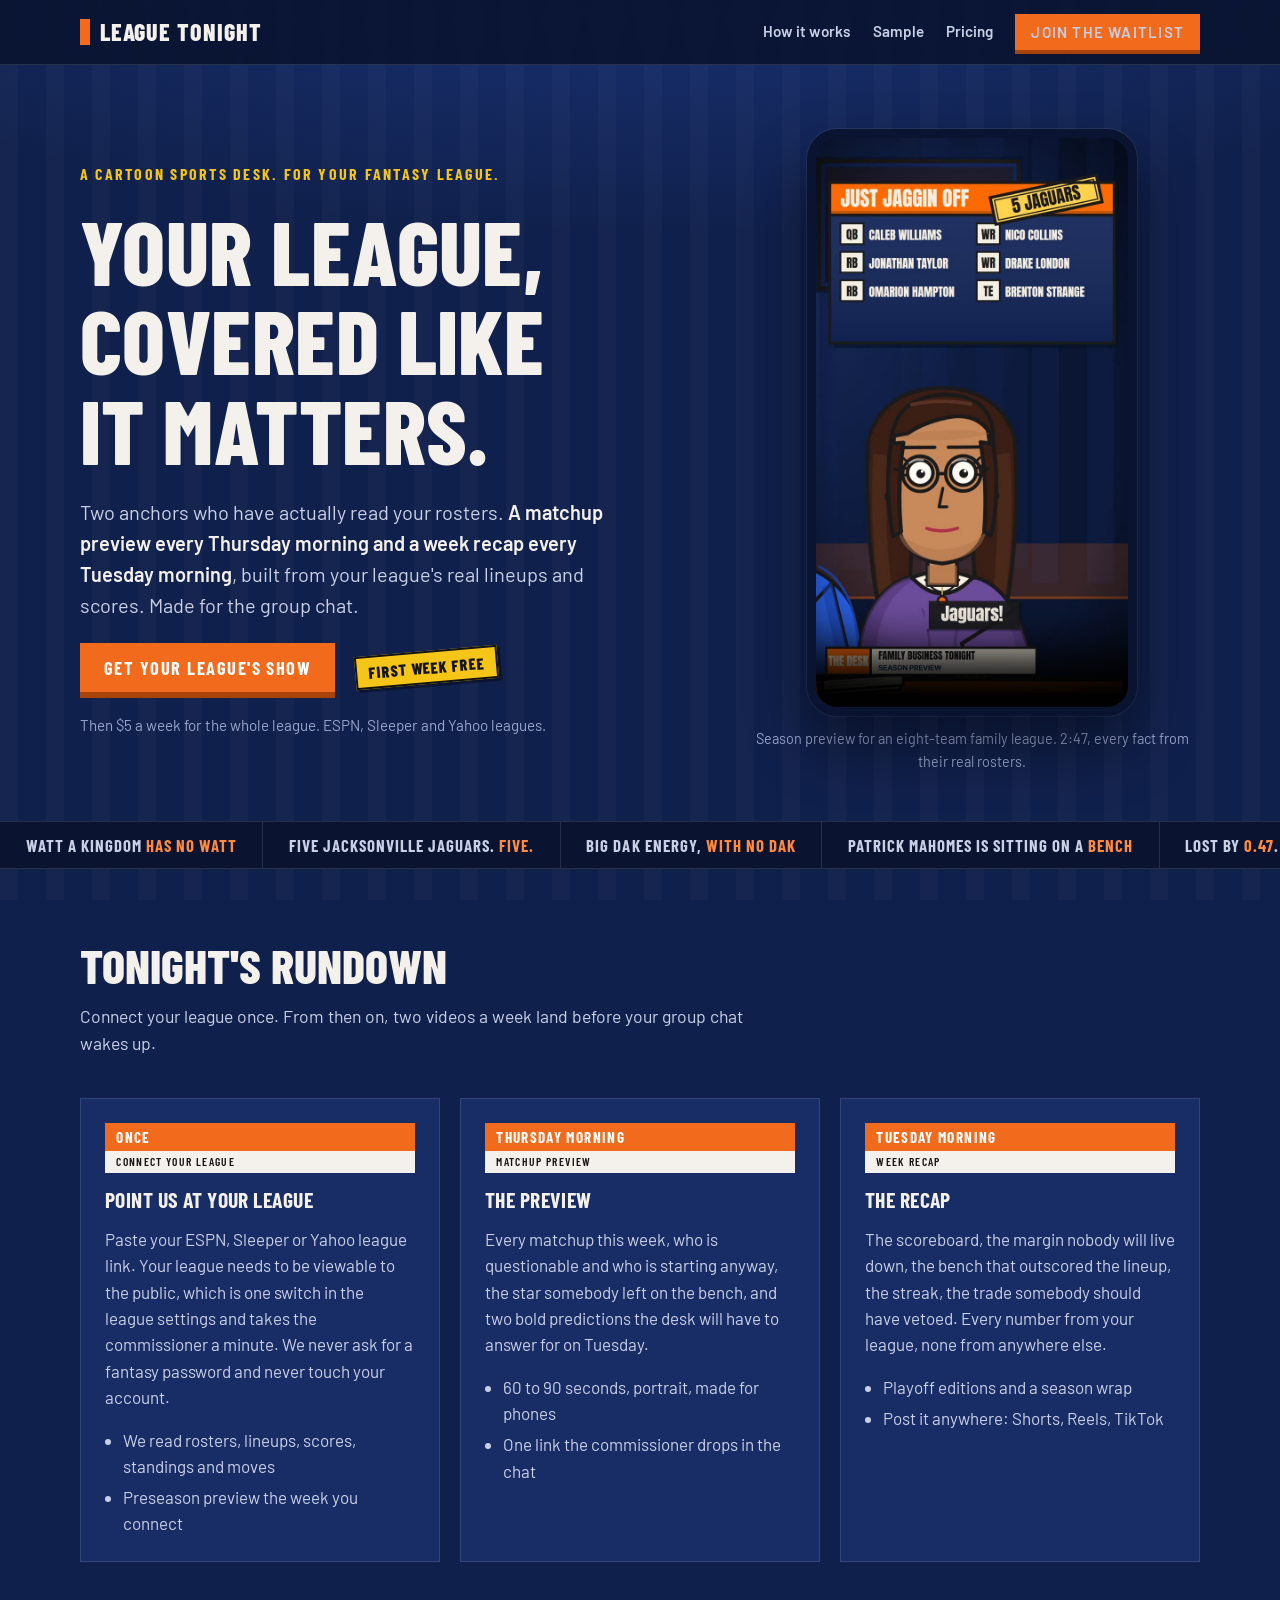
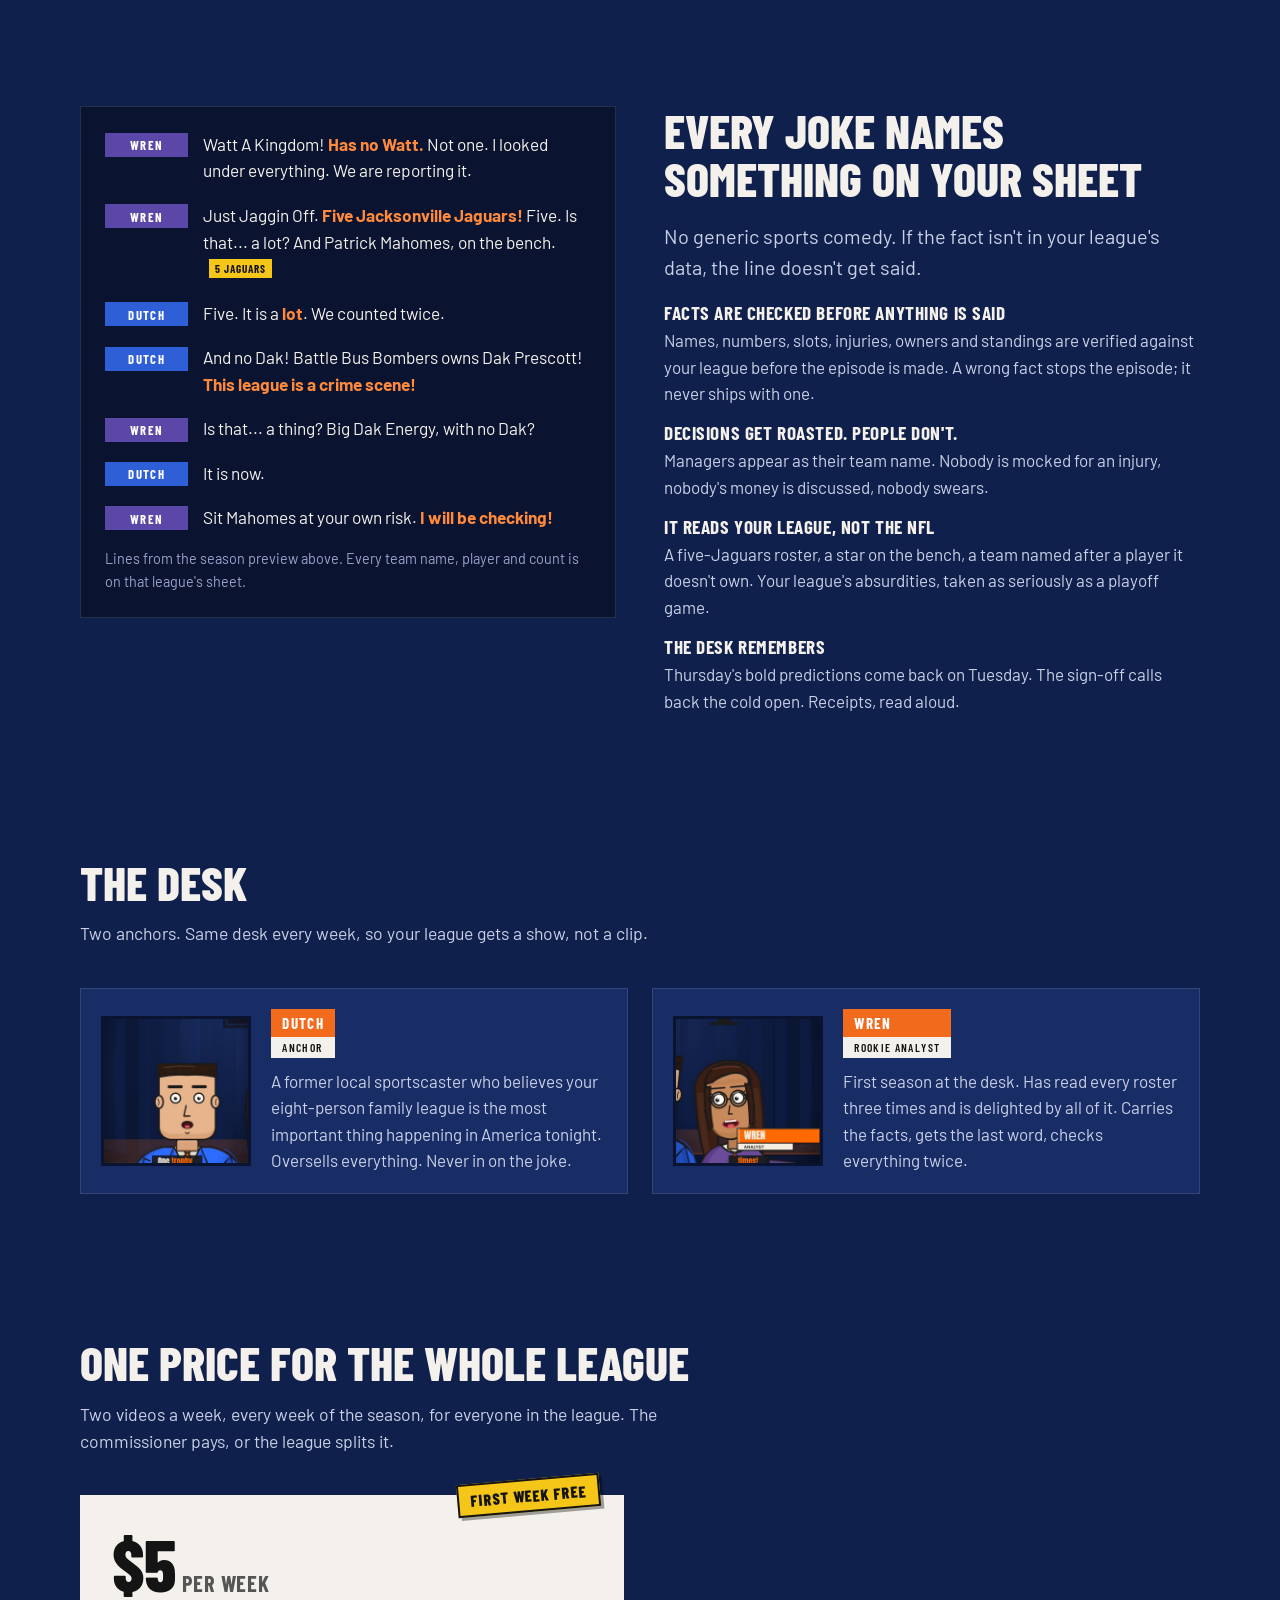
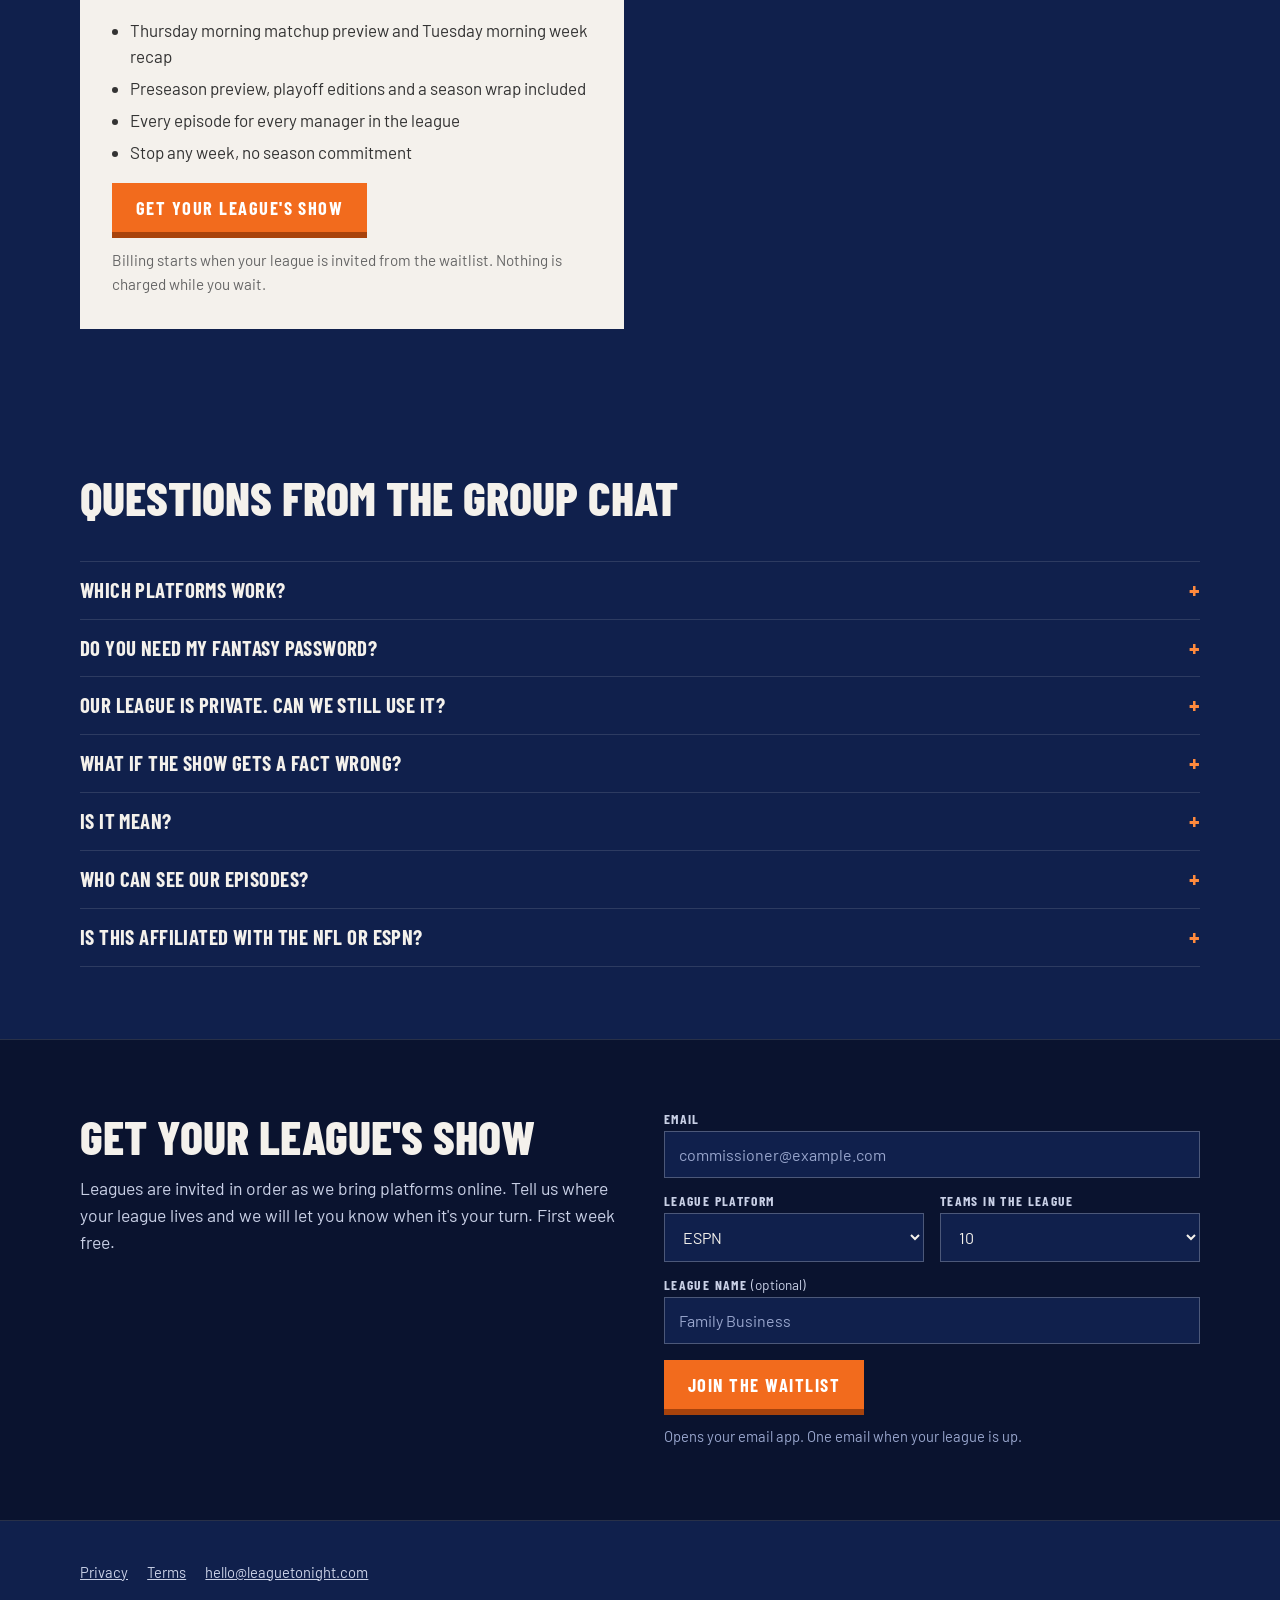
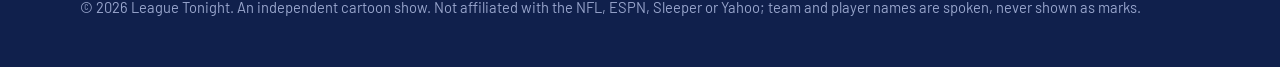
<file: index.html>
<!doctype html>
<html lang="en">
<head>
<meta charset="utf-8">
<meta name="viewport" content="width=device-width, initial-scale=1">
<meta name="theme-color" content="#0a132f">
<title>League Tonight</title>
<meta name="description" content="A cartoon sports desk for your fantasy football league. A matchup preview every Thursday morning and a week recap every Tuesday morning, built from your league's real rosters and scores.">
<link rel="icon" href="favicon.svg" type="image/svg+xml">
<link rel="canonical" href="https://leaguetonight.com/">
<meta property="og:title" content="League Tonight">
<meta property="og:description" content="Your league, covered like it matters. Two videos a week, built from your league's real rosters and scores.">
<meta property="og:image" content="https://leaguetonight.com/assets/og.jpg">
<meta property="og:type" content="website">
<meta name="twitter:card" content="summary_large_image">
<link rel="preconnect" href="https://fonts.googleapis.com">
<link rel="preconnect" href="https://fonts.gstatic.com" crossorigin>
<link rel="stylesheet" href="https://fonts.googleapis.com/css2?family=Barlow+Condensed:wght@700;800&family=Barlow:wght@400;600&display=swap">
<link rel="stylesheet" href="style.css">
</head>
<body>

<header class="top">
  <div class="wrap">
    <a class="wordmark" href="#top">League Tonight</a>
    <nav aria-label="Sections">
      <a href="#how">How it works</a>
      <a href="#sample">Sample</a>
      <a href="#pricing">Pricing</a>
      <a class="btn" href="#waitlist">Join the waitlist</a>
    </nav>
  </div>
</header>

<main id="top">

<section class="hero">
  <div class="wrap">
    <div class="hero-copy">
      <p class="eyebrow">A cartoon sports desk. For your fantasy league.</p>
      <h1>Your league, covered like it matters.</h1>
      <p class="lede">Two anchors who have actually read your rosters. <strong>A matchup preview every Thursday morning and a week recap every Tuesday morning</strong>, built from your league's real lineups and scores. Made for the group chat.</p>
      <div class="cta-row">
        <a class="btn" href="#waitlist">Get your league's show</a>
        <span class="stamp">First week free</span>
      </div>
      <p class="fine">Then $5 a week for the whole league. ESPN, Sleeper and Yahoo leagues.</p>
    </div>
    <figure class="phone-col">
      <div class="phone">
        <video controls playsinline preload="metadata" poster="assets/poster.jpg">
          <source src="assets/sample-episode.mp4" type="video/mp4">
        </video>
      </div>
      <figcaption>Season preview for an eight-team family league. 2:47, every fact from their real rosters.</figcaption>
    </figure>
  </div>
</section>

<div class="ticker" aria-hidden="true">
  <div class="ticker-track">
    <ul>
      <li>Watt A Kingdom <b>has no Watt</b></li>
      <li>Five Jacksonville Jaguars. <b>Five.</b></li>
      <li>Big Dak Energy, <b>with no Dak</b></li>
      <li>Patrick Mahomes is sitting on a <b>bench</b></li>
      <li>Lost by <b>0.47</b>. That's not a margin, that's a typo</li>
      <li>Justin Jefferson, <b>parked on the bench</b></li>
      <li>Six straight. <b>Somebody check on him</b></li>
      <li>Both Steelers on the roster are on the bench. <b>On purpose, I assume</b></li>
    </ul>
    <ul>
      <li>Watt A Kingdom <b>has no Watt</b></li>
      <li>Five Jacksonville Jaguars. <b>Five.</b></li>
      <li>Big Dak Energy, <b>with no Dak</b></li>
      <li>Patrick Mahomes is sitting on a <b>bench</b></li>
      <li>Lost by <b>0.47</b>. That's not a margin, that's a typo</li>
      <li>Justin Jefferson, <b>parked on the bench</b></li>
      <li>Six straight. <b>Somebody check on him</b></li>
      <li>Both Steelers on the roster are on the bench. <b>On purpose, I assume</b></li>
    </ul>
  </div>
</div>

<section id="how">
  <div class="wrap">
    <div class="section-head">
      <h2>Tonight's rundown</h2>
      <p>Connect your league once. From then on, two videos a week land before your group chat wakes up.</p>
    </div>
    <div class="rundown">
      <article class="slot">
        <span class="lt"><b>Once</b><i>Connect your league</i></span>
        <h3>Point us at your league</h3>
        <p>Paste your ESPN, Sleeper or Yahoo league link. Your league needs to be viewable to the public, which is one switch in the league settings and takes the commissioner a minute. We never ask for a fantasy password and never touch your account.</p>
        <ul>
          <li>We read rosters, lineups, scores, standings and moves</li>
          <li>Preseason preview the week you connect</li>
        </ul>
      </article>
      <article class="slot">
        <span class="lt"><b>Thursday morning</b><i>Matchup preview</i></span>
        <h3>The preview</h3>
        <p>Every matchup this week, who is questionable and who is starting anyway, the star somebody left on the bench, and two bold predictions the desk will have to answer for on Tuesday.</p>
        <ul>
          <li>60 to 90 seconds, portrait, made for phones</li>
          <li>One link the commissioner drops in the chat</li>
        </ul>
      </article>
      <article class="slot">
        <span class="lt"><b>Tuesday morning</b><i>Week recap</i></span>
        <h3>The recap</h3>
        <p>The scoreboard, the margin nobody will live down, the bench that outscored the lineup, the streak, the trade somebody should have vetoed. Every number from your league, none from anywhere else.</p>
        <ul>
          <li>Playoff editions and a season wrap</li>
          <li>Post it anywhere: Shorts, Reels, TikTok</li>
        </ul>
      </article>
    </div>
  </div>
</section>

<section id="sample" class="sample">
  <div class="wrap">
    <figure class="script">
      <div class="line"><span class="who wren">Wren</span><p>Watt A Kingdom! <b>Has no Watt.</b> Not one. I looked under everything. We are reporting it.</p></div>
      <div class="line"><span class="who wren">Wren</span><p>Just Jaggin Off. <b>Five Jacksonville Jaguars!</b> Five. Is that... a lot? And Patrick Mahomes, on the bench.<span class="card">5 Jaguars</span></p></div>
      <div class="line"><span class="who dutch">Dutch</span><p>Five. It is a <b>lot</b>. We counted twice.</p></div>
      <div class="line"><span class="who dutch">Dutch</span><p>And no Dak! Battle Bus Bombers owns Dak Prescott! <b>This league is a crime scene!</b></p></div>
      <div class="line"><span class="who wren">Wren</span><p>Is that... a thing? Big Dak Energy, with no Dak?</p></div>
      <div class="line"><span class="who dutch">Dutch</span><p>It is now.</p></div>
      <div class="line"><span class="who wren">Wren</span><p>Sit Mahomes at your own risk. <b>I will be checking!</b></p></div>
      <figcaption>Lines from the season preview above. Every team name, player and count is on that league's sheet.</figcaption>
    </figure>
    <div class="rules">
      <h2>Every joke names something on your sheet</h2>
      <p class="lede">No generic sports comedy. If the fact isn't in your league's data, the line doesn't get said.</p>
      <dl>
        <div><dt>Facts are checked before anything is said</dt><dd>Names, numbers, slots, injuries, owners and standings are verified against your league before the episode is made. A wrong fact stops the episode; it never ships with one.</dd></div>
        <div><dt>Decisions get roasted. People don't.</dt><dd>Managers appear as their team name. Nobody is mocked for an injury, nobody's money is discussed, nobody swears.</dd></div>
        <div><dt>It reads your league, not the NFL</dt><dd>A five-Jaguars roster, a star on the bench, a team named after a player it doesn't own. Your league's absurdities, taken as seriously as a playoff game.</dd></div>
        <div><dt>The desk remembers</dt><dd>Thursday's bold predictions come back on Tuesday. The sign-off calls back the cold open. Receipts, read aloud.</dd></div>
      </dl>
    </div>
  </div>
</section>

<section class="cast">
  <div class="wrap">
    <div class="section-head">
      <h2>The desk</h2>
      <p>Two anchors. Same desk every week, so your league gets a show, not a clip.</p>
    </div>
    <div class="cast-grid">
      <article class="anchor">
        <img src="assets/dutch.jpg" alt="Dutch, a cartoon sports anchor in a blue suit, wide-eyed at the desk" width="150" height="150">
        <div>
          <span class="lt"><b>Dutch</b><i>Anchor</i></span>
          <p>A former local sportscaster who believes your eight-person family league is the most important thing happening in America tonight. Oversells everything. Never in on the joke.</p>
        </div>
      </article>
      <article class="anchor">
        <img src="assets/wren.jpg" alt="Wren, a cartoon analyst in glasses and a purple blazer, mid-sentence at the desk" width="150" height="150">
        <div>
          <span class="lt"><b>Wren</b><i>Rookie analyst</i></span>
          <p>First season at the desk. Has read every roster three times and is delighted by all of it. Carries the facts, gets the last word, checks everything twice.</p>
        </div>
      </article>
    </div>
  </div>
</section>

<section id="pricing">
  <div class="wrap">
    <div class="section-head">
      <h2>One price for the whole league</h2>
      <p>Two videos a week, every week of the season, for everyone in the league. The commissioner pays, or the league splits it.</p>
    </div>
    <div class="price-card">
      <span class="stamp">First week free</span>
      <div class="price">$5<small>per week</small></div>
      <ul>
        <li>Thursday morning matchup preview and Tuesday morning week recap</li>
        <li>Preseason preview, playoff editions and a season wrap included</li>
        <li>Every episode for every manager in the league</li>
        <li>Stop any week, no season commitment</li>
      </ul>
      <a class="btn" href="#waitlist">Get your league's show</a>
      <p class="fine">Billing starts when your league is invited from the waitlist. Nothing is charged while you wait.</p>
    </div>
  </div>
</section>

<section id="faq" class="faq">
  <div class="wrap">
    <div class="section-head">
      <h2>Questions from the group chat</h2>
    </div>
    <details>
      <summary>Which platforms work?</summary>
      <p>ESPN, Sleeper and Yahoo, all from launch. Join the waitlist and say which one your league uses; that decides who we invite first.</p>
    </details>
    <details>
      <summary>Do you need my fantasy password?</summary>
      <p>No, and we will never ask for it. We read only leagues that are set to be viewable by the public, straight from the league link. Sleeper leagues already are; on ESPN and Yahoo the commissioner flips one setting. Nothing about your account is stored, ever.</p>
    </details>
    <details>
      <summary>Our league is private. Can we still use it?</summary>
      <p>Only once it's public. That setting makes rosters and scores visible to anyone with the link, which most family and friend leagues are fine with, but it is your call. We don't offer a way around it because we don't want to hold anyone's login.</p>
    </details>
    <details>
      <summary>What if the show gets a fact wrong?</summary>
      <p>Every name, number, lineup slot and injury tag is checked against your league's data before the episode is produced. If a check fails, that episode does not go out. Facts are the one thing the desk is never funny about.</p>
    </details>
    <details>
      <summary>Is it mean?</summary>
      <p>It roasts decisions, never people. Managers appear only as their team name, injuries are never a punchline, and there is no gambling talk and no profanity. Family leagues are the first customers.</p>
    </details>
    <details>
      <summary>Who can see our episodes?</summary>
      <p>Whoever you send the link to. Episodes are not listed anywhere public. If your league wants to post them to Shorts, Reels or TikTok, they are portrait and ready.</p>
    </details>
    <details>
      <summary>Is this affiliated with the NFL or ESPN?</summary>
      <p>No. League Tonight is an independent cartoon show. It says team and player names; it never uses league or team logos.</p>
    </details>
  </div>
</section>

<section id="waitlist" class="waitlist">
  <div class="wrap">
    <div class="section-head">
      <h2>Get your league's show</h2>
      <p>Leagues are invited in order as we bring platforms online. Tell us where your league lives and we will let you know when it's your turn. First week free.</p>
    </div>
    <form id="waitlist-form" action="https://formspree.io/f/YOUR_FORM_ID" method="POST">
      <input type="hidden" name="_subject" value="League Tonight waitlist">
      <div class="hp" aria-hidden="true"><label>Leave this empty <input type="text" name="_gotcha" tabindex="-1" autocomplete="off"></label></div>
      <div class="field">
        <label for="email">Email</label>
        <input id="email" name="email" type="email" required autocomplete="email" placeholder="commissioner@example.com">
      </div>
      <div class="two">
        <div class="field">
          <label for="platform">League platform</label>
          <select id="platform" name="platform" required>
            <option value="ESPN">ESPN</option>
            <option value="Sleeper">Sleeper</option>
            <option value="Yahoo">Yahoo</option>
            <option value="Other">Other</option>
          </select>
        </div>
        <div class="field">
          <label for="size">Teams in the league</label>
          <select id="size" name="teams">
            <option value="8">8</option>
            <option value="10" selected>10</option>
            <option value="12">12</option>
            <option value="14+">14 or more</option>
          </select>
        </div>
      </div>
      <div class="field">
        <label for="league">League name <span style="text-transform:none;letter-spacing:0;font-family:var(--body);font-weight:400">(optional)</span></label>
        <input id="league" name="league_name" type="text" placeholder="Family Business" autocomplete="off">
      </div>
      <div class="cta-row">
        <button class="btn" type="submit">Join the waitlist</button>
        <p class="form-note">One email when your league is up. No newsletter.</p>
      </div>
    </form>
    <div id="waitlist-done" class="form-done" hidden>
      <h3>You're on the list</h3>
      <p>We will email you when your league is up. Until then, sit Mahomes at your own risk.</p>
    </div>
  </div>
</section>

</main>

<footer>
  <div class="wrap">
    <nav aria-label="Legal">
      <a href="privacy.html">Privacy</a>
      <a href="terms.html">Terms</a>
      <a href="mailto:hello@leaguetonight.com">hello@leaguetonight.com</a>
    </nav>
    <p>© 2026 League Tonight. An independent cartoon show. Not affiliated with the NFL, ESPN, Sleeper or Yahoo; team and player names are spoken, never shown as marks.</p>
  </div>
</footer>

<script>
(function () {
  var form = document.getElementById("waitlist-form");
  var done = document.getElementById("waitlist-done");
  if (!form) return;
  if (form.action.indexOf("YOUR_FORM_ID") !== -1) {
    // Formspree not configured yet: fall back to email so the page never has a dead form.
    var note = form.querySelector(".form-note");
    form.addEventListener("submit", function (e) {
      e.preventDefault();
      var email = form.email.value;
      var body = "Platform: " + form.platform.value + "\nTeams: " + form.teams.value + "\nLeague: " + form.league_name.value + "\nEmail: " + email;
      window.location.href = "mailto:hello@leaguetonight.com?subject=" + encodeURIComponent("League Tonight waitlist") + "&body=" + encodeURIComponent(body);
    });
    if (note) note.textContent = "Opens your email app. One email when your league is up.";
    return;
  }
  form.addEventListener("submit", function (e) {
    e.preventDefault();
    var btn = form.querySelector("button[type=submit]");
    btn.disabled = true;
    fetch(form.action, { method: "POST", body: new FormData(form), headers: { Accept: "application/json" } })
      .then(function (r) { if (!r.ok) throw new Error("bad status"); form.hidden = true; done.hidden = false; })
      .catch(function () { btn.disabled = false; form.submit(); });
  });
})();
</script>
</body>
</html>
</file>
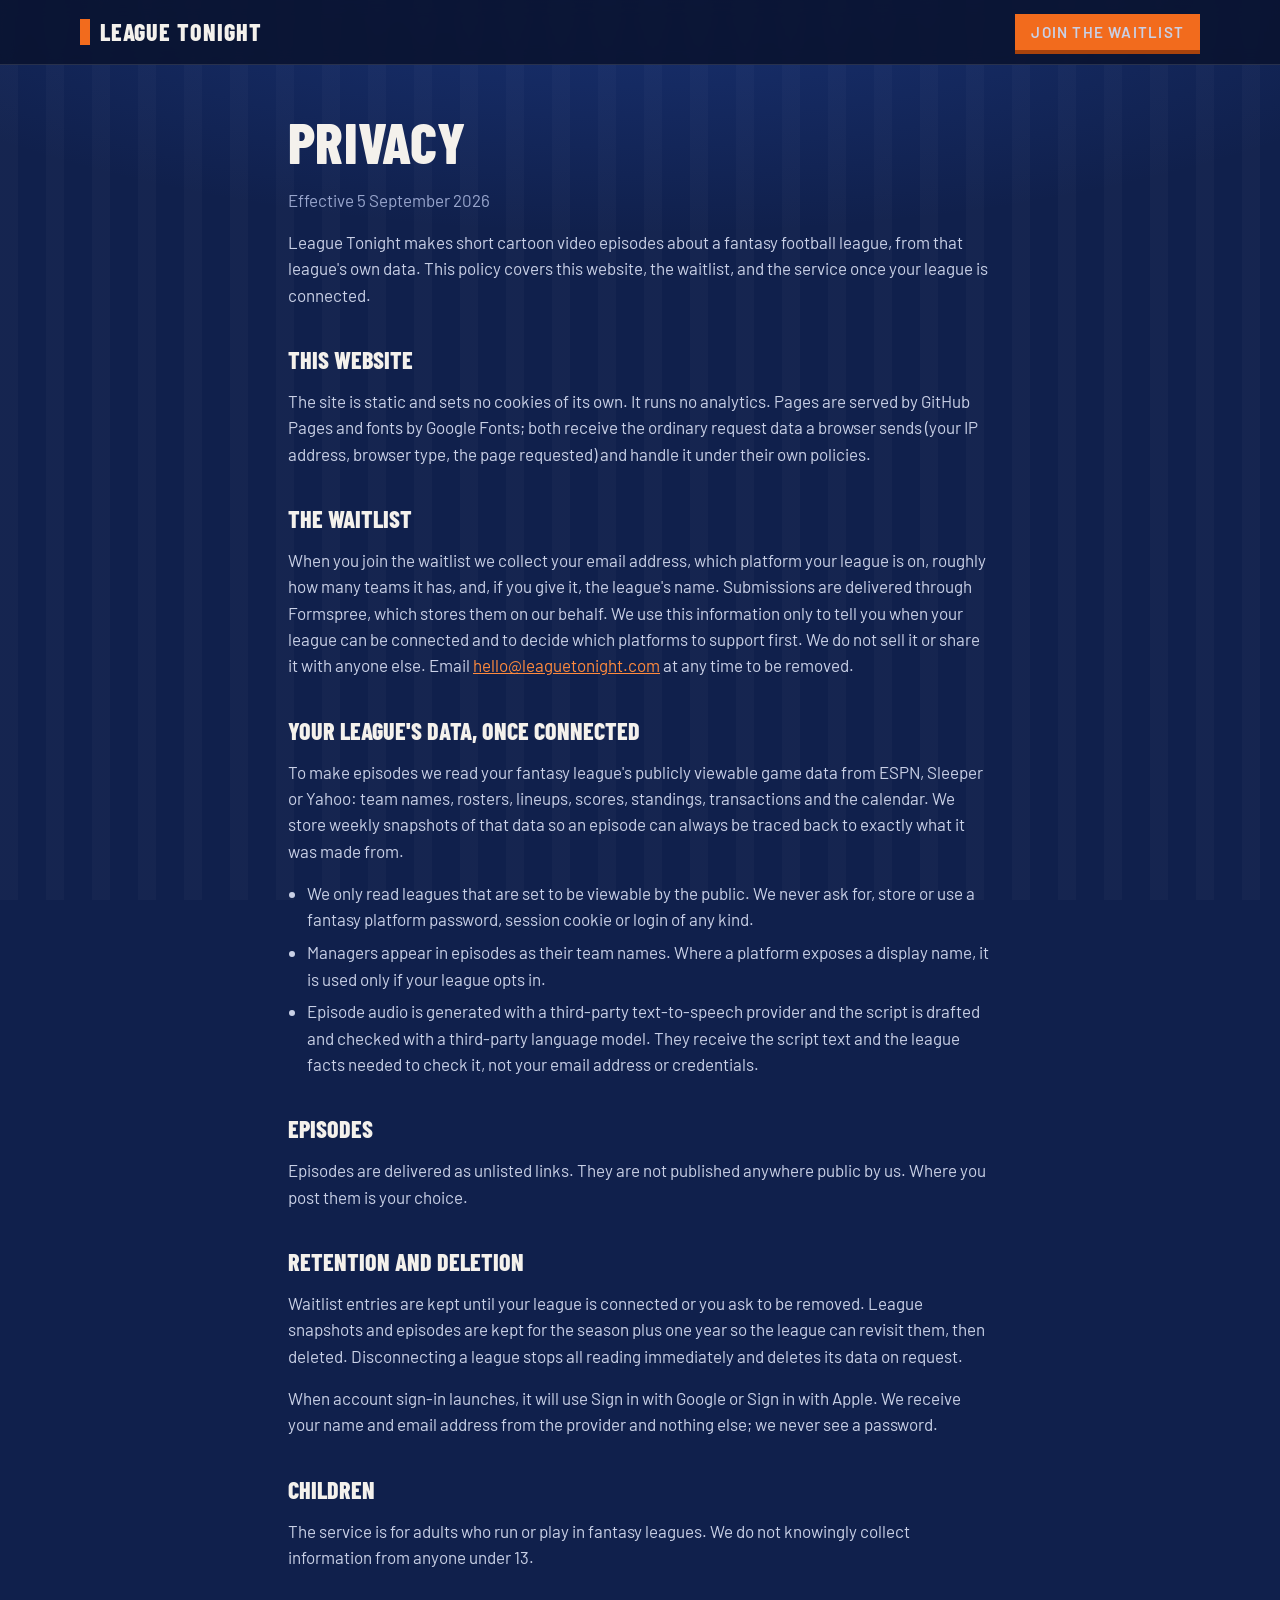
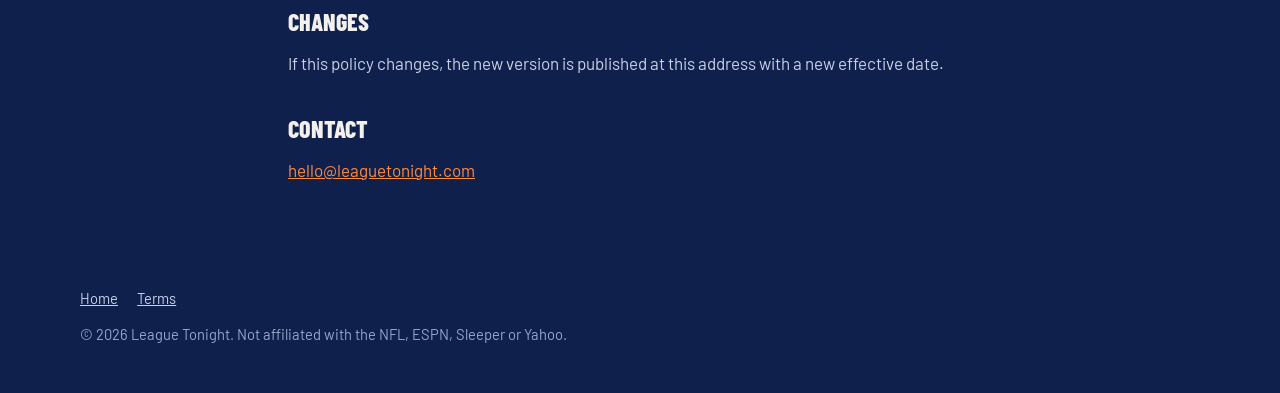
<file: privacy.html>
<!doctype html>
<html lang="en">
<head>
<meta charset="utf-8">
<meta name="viewport" content="width=device-width, initial-scale=1">
<title>Privacy · League Tonight</title>
<link rel="icon" href="favicon.svg" type="image/svg+xml">
<link rel="preconnect" href="https://fonts.googleapis.com">
<link rel="preconnect" href="https://fonts.gstatic.com" crossorigin>
<link rel="stylesheet" href="https://fonts.googleapis.com/css2?family=Barlow+Condensed:wght@700;800&family=Barlow:wght@400;600&display=swap">
<link rel="stylesheet" href="style.css">
</head>
<body>
<header class="top">
  <div class="wrap">
    <a class="wordmark" href="index.html">League Tonight</a>
    <nav aria-label="Sections"><a href="index.html#waitlist" class="btn">Join the waitlist</a></nav>
  </div>
</header>
<main class="doc">
  <div class="wrap">
    <h1>Privacy</h1>
    <p class="muted">Effective 5 September 2026</p>

    <p>League Tonight makes short cartoon video episodes about a fantasy football league, from that league's own data. This policy covers this website, the waitlist, and the service once your league is connected.</p>

    <h2>This website</h2>
    <p>The site is static and sets no cookies of its own. It runs no analytics. Pages are served by GitHub Pages and fonts by Google Fonts; both receive the ordinary request data a browser sends (your IP address, browser type, the page requested) and handle it under their own policies.</p>

    <h2>The waitlist</h2>
    <p>When you join the waitlist we collect your email address, which platform your league is on, roughly how many teams it has, and, if you give it, the league's name. Submissions are delivered through Formspree, which stores them on our behalf. We use this information only to tell you when your league can be connected and to decide which platforms to support first. We do not sell it or share it with anyone else. Email <a href="mailto:hello@leaguetonight.com">hello@leaguetonight.com</a> at any time to be removed.</p>

    <h2>Your league's data, once connected</h2>
    <p>To make episodes we read your fantasy league's publicly viewable game data from ESPN, Sleeper or Yahoo: team names, rosters, lineups, scores, standings, transactions and the calendar. We store weekly snapshots of that data so an episode can always be traced back to exactly what it was made from.</p>
    <ul>
      <li>We only read leagues that are set to be viewable by the public. We never ask for, store or use a fantasy platform password, session cookie or login of any kind.</li>
      <li>Managers appear in episodes as their team names. Where a platform exposes a display name, it is used only if your league opts in.</li>
      <li>Episode audio is generated with a third-party text-to-speech provider and the script is drafted and checked with a third-party language model. They receive the script text and the league facts needed to check it, not your email address or credentials.</li>
    </ul>

    <h2>Episodes</h2>
    <p>Episodes are delivered as unlisted links. They are not published anywhere public by us. Where you post them is your choice.</p>

    <h2>Retention and deletion</h2>
    <p>Waitlist entries are kept until your league is connected or you ask to be removed. League snapshots and episodes are kept for the season plus one year so the league can revisit them, then deleted. Disconnecting a league stops all reading immediately and deletes its data on request.</p>
    <p>When account sign-in launches, it will use Sign in with Google or Sign in with Apple. We receive your name and email address from the provider and nothing else; we never see a password.</p>

    <h2>Children</h2>
    <p>The service is for adults who run or play in fantasy leagues. We do not knowingly collect information from anyone under 13.</p>

    <h2>Changes</h2>
    <p>If this policy changes, the new version is published at this address with a new effective date.</p>

    <h2>Contact</h2>
    <p><a href="mailto:hello@leaguetonight.com">hello@leaguetonight.com</a></p>
  </div>
</main>
<footer>
  <div class="wrap">
    <nav aria-label="Legal"><a href="index.html">Home</a><a href="terms.html">Terms</a></nav>
    <p>© 2026 League Tonight. Not affiliated with the NFL, ESPN, Sleeper or Yahoo.</p>
  </div>
</footer>
</body>
</html>
</file>
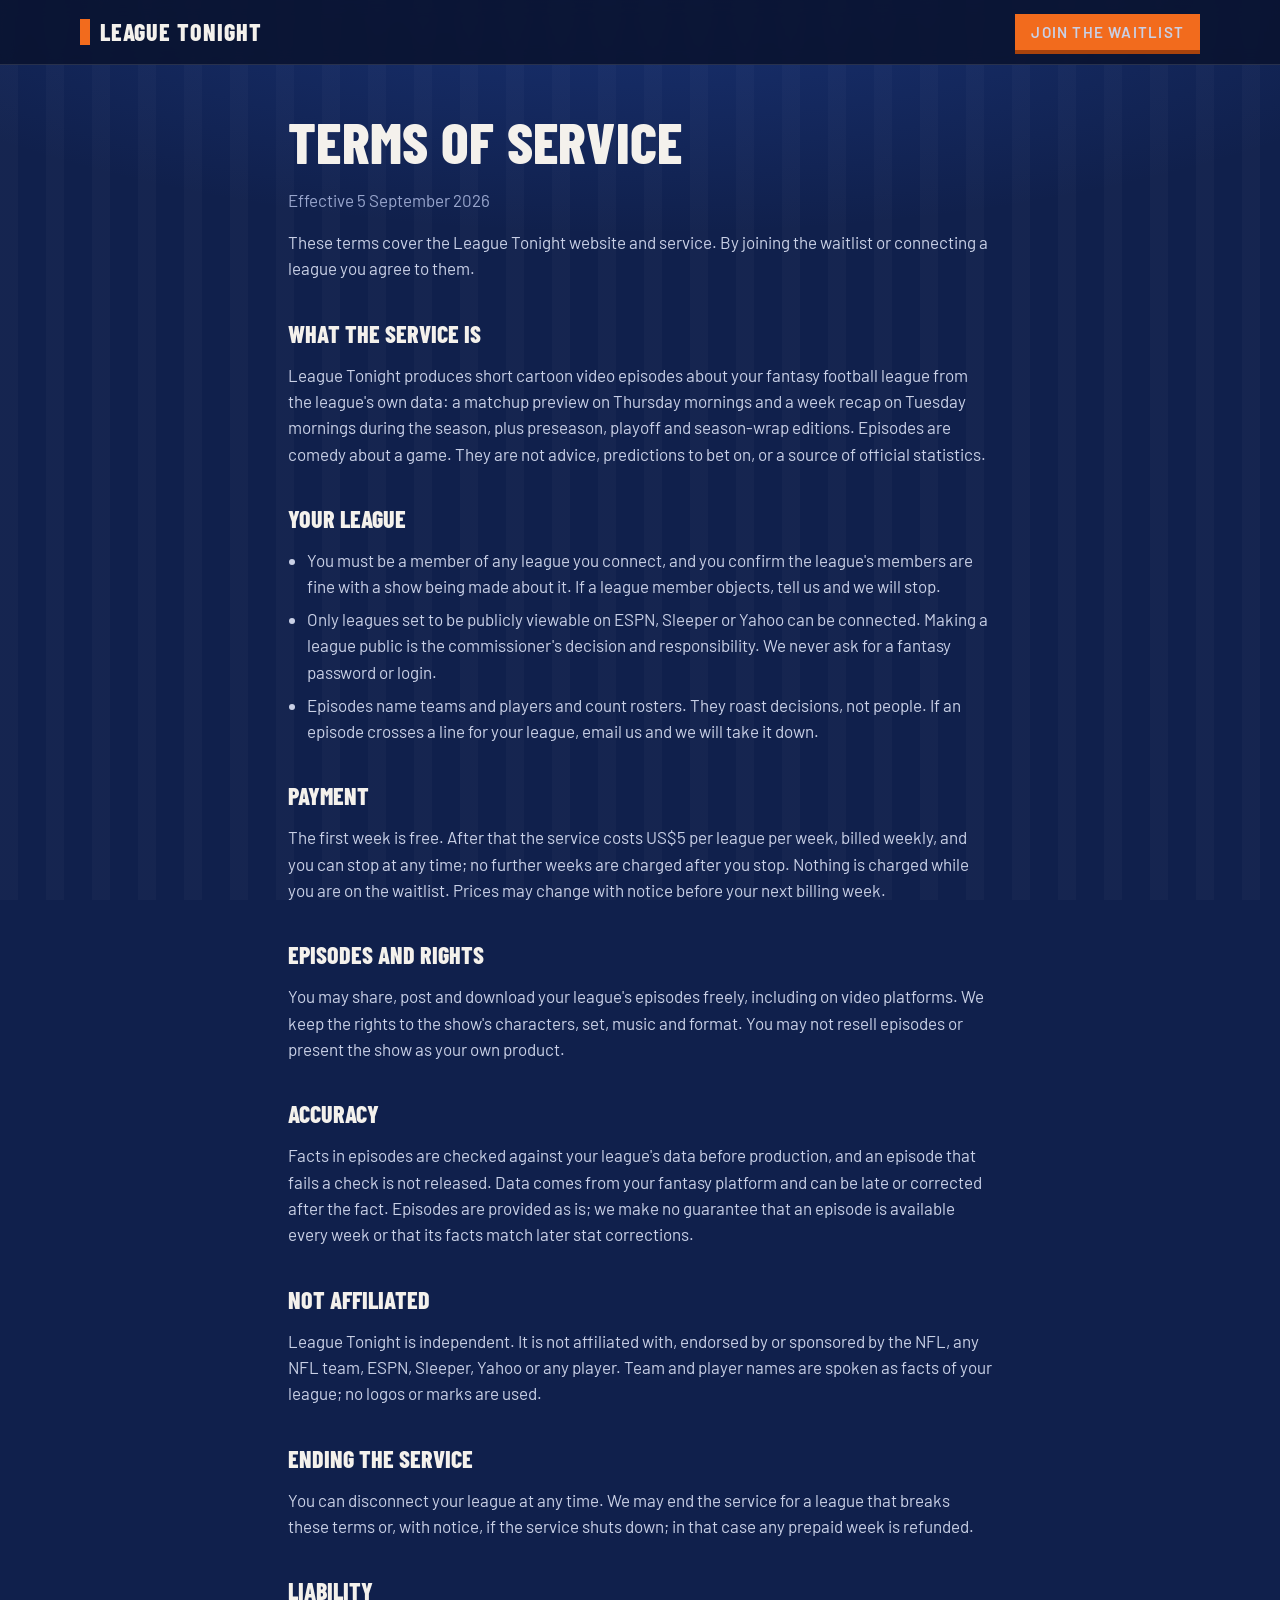
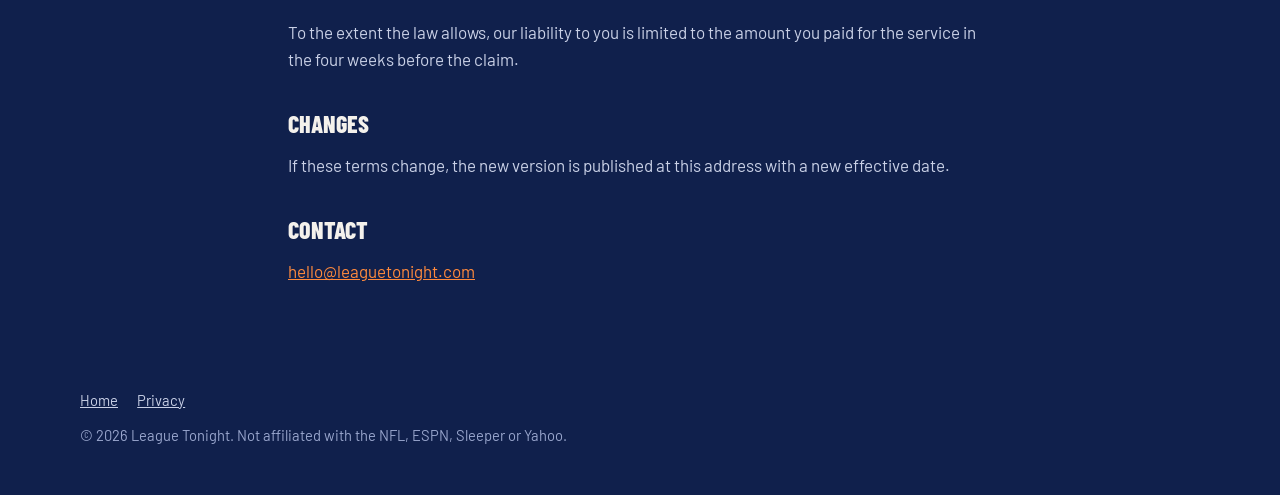
<file: terms.html>
<!doctype html>
<html lang="en">
<head>
<meta charset="utf-8">
<meta name="viewport" content="width=device-width, initial-scale=1">
<title>Terms · League Tonight</title>
<link rel="icon" href="favicon.svg" type="image/svg+xml">
<link rel="preconnect" href="https://fonts.googleapis.com">
<link rel="preconnect" href="https://fonts.gstatic.com" crossorigin>
<link rel="stylesheet" href="https://fonts.googleapis.com/css2?family=Barlow+Condensed:wght@700;800&family=Barlow:wght@400;600&display=swap">
<link rel="stylesheet" href="style.css">
</head>
<body>
<header class="top">
  <div class="wrap">
    <a class="wordmark" href="index.html">League Tonight</a>
    <nav aria-label="Sections"><a href="index.html#waitlist" class="btn">Join the waitlist</a></nav>
  </div>
</header>
<main class="doc">
  <div class="wrap">
    <h1>Terms of service</h1>
    <p class="muted">Effective 5 September 2026</p>

    <p>These terms cover the League Tonight website and service. By joining the waitlist or connecting a league you agree to them.</p>

    <h2>What the service is</h2>
    <p>League Tonight produces short cartoon video episodes about your fantasy football league from the league's own data: a matchup preview on Thursday mornings and a week recap on Tuesday mornings during the season, plus preseason, playoff and season-wrap editions. Episodes are comedy about a game. They are not advice, predictions to bet on, or a source of official statistics.</p>

    <h2>Your league</h2>
    <ul>
      <li>You must be a member of any league you connect, and you confirm the league's members are fine with a show being made about it. If a league member objects, tell us and we will stop.</li>
      <li>Only leagues set to be publicly viewable on ESPN, Sleeper or Yahoo can be connected. Making a league public is the commissioner's decision and responsibility. We never ask for a fantasy password or login.</li>
      <li>Episodes name teams and players and count rosters. They roast decisions, not people. If an episode crosses a line for your league, email us and we will take it down.</li>
    </ul>

    <h2>Payment</h2>
    <p>The first week is free. After that the service costs US$5 per league per week, billed weekly, and you can stop at any time; no further weeks are charged after you stop. Nothing is charged while you are on the waitlist. Prices may change with notice before your next billing week.</p>

    <h2>Episodes and rights</h2>
    <p>You may share, post and download your league's episodes freely, including on video platforms. We keep the rights to the show's characters, set, music and format. You may not resell episodes or present the show as your own product.</p>

    <h2>Accuracy</h2>
    <p>Facts in episodes are checked against your league's data before production, and an episode that fails a check is not released. Data comes from your fantasy platform and can be late or corrected after the fact. Episodes are provided as is; we make no guarantee that an episode is available every week or that its facts match later stat corrections.</p>

    <h2>Not affiliated</h2>
    <p>League Tonight is independent. It is not affiliated with, endorsed by or sponsored by the NFL, any NFL team, ESPN, Sleeper, Yahoo or any player. Team and player names are spoken as facts of your league; no logos or marks are used.</p>

    <h2>Ending the service</h2>
    <p>You can disconnect your league at any time. We may end the service for a league that breaks these terms or, with notice, if the service shuts down; in that case any prepaid week is refunded.</p>

    <h2>Liability</h2>
    <p>To the extent the law allows, our liability to you is limited to the amount you paid for the service in the four weeks before the claim.</p>

    <h2>Changes</h2>
    <p>If these terms change, the new version is published at this address with a new effective date.</p>

    <h2>Contact</h2>
    <p><a href="mailto:hello@leaguetonight.com">hello@leaguetonight.com</a></p>
  </div>
</main>
<footer>
  <div class="wrap">
    <nav aria-label="Legal"><a href="index.html">Home</a><a href="privacy.html">Privacy</a></nav>
    <p>© 2026 League Tonight. Not affiliated with the NFL, ESPN, Sleeper or Yahoo.</p>
  </div>
</footer>
</body>
</html>
</file>
<file: style.css>
/* League Tonight — site styles. Single dark theme: the show's studio (navy curtain, orange lower thirds, yellow stamp). */
:root {
  --navy: #10204c;
  --navy-deep: #0a132f;
  --navy-lift: #182c66;
  --navy-line: rgba(255, 255, 255, 0.12);
  --orange: #f26b1d;
  --orange-hot: #ff8a3d;
  --yellow: #f5c518;
  --paper: #f4f1ec;
  --paper-dim: #c9d0e6;
  --mute: #98a5cc;
  --ink: #141414;
  --purple: #5b47a8;
  --blue: #2f5fd6;
  --display: "Barlow Condensed", "Arial Narrow", "Helvetica Neue", Arial, sans-serif;
  --body: "Barlow", "Helvetica Neue", Arial, sans-serif;
  --max: 1120px;
}

* { box-sizing: border-box; }
html { scroll-behavior: smooth; }
body {
  margin: 0;
  background: var(--navy);
  color: var(--paper);
  font: 400 17px/1.55 var(--body);
  -webkit-font-smoothing: antialiased;
}
body::before {
  /* the studio curtain */
  content: "";
  position: fixed;
  inset: 0;
  z-index: -1;
  background:
    radial-gradient(120% 60% at 50% -10%, rgba(47, 95, 214, 0.35), transparent 60%),
    repeating-linear-gradient(90deg, rgba(255, 255, 255, 0.025) 0 18px, transparent 18px 46px),
    var(--navy);
}
a { color: var(--orange-hot); }
a:focus-visible, button:focus-visible, input:focus-visible, select:focus-visible, summary:focus-visible {
  outline: 3px solid var(--yellow);
  outline-offset: 2px;
}
img, video { max-width: 100%; display: block; }
figure { margin: 0; }
h1, h2, h3 { font-family: var(--display); text-transform: uppercase; line-height: 1; margin: 0; text-wrap: balance; }
h1 { font-size: clamp(3rem, 8vw, 5.6rem); font-weight: 800; letter-spacing: 0.005em; }
h2 { font-size: clamp(2rem, 4.5vw, 3rem); font-weight: 800; }
h3 { font-size: 1.35rem; font-weight: 700; letter-spacing: 0.02em; }
p { margin: 0; }
.wrap { width: min(var(--max), calc(100% - 2.5rem)); margin-inline: auto; }
section { padding: 4.5rem 0; }
@media (max-width: 720px) { section { padding: 3rem 0; } .section-head { margin-bottom: 1.75rem; } }
.section-head { display: grid; gap: 0.9rem; max-width: 42rem; margin-bottom: 2.5rem; }
.section-head p { color: var(--paper-dim); font-size: 1.1rem; }

/* lower third: the show's label style */
.lt {
  display: inline-flex;
  flex-direction: column;
  font-family: var(--display);
  text-transform: uppercase;
  letter-spacing: 0.08em;
  line-height: 1;
}
.lt > b { background: var(--orange); color: #fff; font-weight: 700; font-size: 0.95rem; padding: 0.45rem 0.7rem 0.4rem; }
.lt > i { background: var(--paper); color: var(--ink); font-style: normal; font-weight: 600; font-size: 0.72rem; padding: 0.3rem 0.7rem; }

/* stamp: the yellow slap-on tag from the cards */
.stamp {
  display: inline-block;
  background: var(--yellow);
  color: var(--ink);
  border: 2px solid var(--ink);
  font: 800 1rem/1 var(--display);
  letter-spacing: 0.06em;
  text-transform: uppercase;
  padding: 0.45rem 0.7rem 0.35rem;
  transform: rotate(-5deg);
  box-shadow: 3px 3px 0 rgba(0, 0, 0, 0.35);
}

.btn {
  display: inline-block;
  background: var(--orange);
  color: #fff;
  text-decoration: none;
  font: 700 1.15rem/1 var(--display);
  letter-spacing: 0.08em;
  text-transform: uppercase;
  padding: 1rem 1.5rem 0.9rem;
  border: 0;
  cursor: pointer;
  box-shadow: 0 6px 0 #a8430c;
  transition: transform 120ms ease, box-shadow 120ms ease;
}
.btn:hover { transform: translateY(-2px); box-shadow: 0 8px 0 #a8430c; }
.btn:active { transform: translateY(3px); box-shadow: 0 3px 0 #a8430c; }
.btn.ghost { background: transparent; color: var(--paper); box-shadow: inset 0 0 0 2px var(--paper-dim); }
.btn.ghost:hover { box-shadow: inset 0 0 0 2px var(--paper); }

/* top bar */
.top { position: sticky; top: 0; z-index: 10; background: rgba(10, 19, 47, 0.88); backdrop-filter: blur(8px); border-bottom: 1px solid var(--navy-line); }
.top .wrap { display: flex; align-items: center; justify-content: space-between; gap: 1rem; min-height: 64px; }
.wordmark { display: inline-flex; align-items: center; gap: 0.6rem; text-decoration: none; color: var(--paper); font: 800 1.5rem/1 var(--display); letter-spacing: 0.04em; text-transform: uppercase; }
.wordmark::before { content: ""; width: 10px; height: 26px; background: var(--orange); }
.top nav { display: flex; gap: 1.4rem; align-items: center; }
.top nav a { color: var(--paper-dim); text-decoration: none; font: 600 0.95rem/1 var(--body); }
.top nav a:hover { color: var(--paper); }
.top nav .btn { padding: 0.7rem 1rem 0.6rem; font-size: 0.95rem; box-shadow: 0 4px 0 #a8430c; white-space: nowrap; }
.wordmark { white-space: nowrap; }
@media (max-width: 720px) { .top nav a:not(.btn) { display: none; } }
@media (max-width: 480px) {
  .top .wrap { min-height: 56px; }
  .wordmark { font-size: 1.25rem; }
  .wordmark::before { height: 22px; width: 8px; }
  .top nav .btn { padding: 0.65rem 0.8rem 0.55rem; font-size: 0.9rem; }
}

/* hero */
.hero { padding: 4rem 0 3rem; }
.hero .wrap { display: grid; grid-template-columns: 1.15fr 0.85fr; gap: 3rem; align-items: center; }
.hero-copy { display: grid; gap: 1.4rem; }
.eyebrow { color: var(--yellow); font: 700 1rem/1.2 var(--display); letter-spacing: 0.14em; text-transform: uppercase; }
.lede { font-size: 1.25rem; color: var(--paper-dim); max-width: 34rem; }
.lede strong { color: var(--paper); font-weight: 600; }
.cta-row { display: flex; flex-wrap: wrap; gap: 1rem 1.25rem; align-items: center; }
.fine { color: var(--mute); font-size: 0.95rem; }
.phone-col { display: grid; justify-items: center; gap: 0.8rem; }
.phone {
  width: min(330px, 78vw);
  aspect-ratio: 9 / 16;
  border-radius: 30px;
  border: 9px solid var(--navy-deep);
  background: var(--navy-deep);
  overflow: hidden;
  box-shadow: 0 30px 60px rgba(0, 0, 0, 0.45), 0 0 0 1px rgba(255, 255, 255, 0.08);
  position: relative;
}
.phone video { width: 100%; height: 100%; object-fit: cover; background: var(--navy-deep); }
.phone-col figcaption { color: var(--mute); font-size: 0.9rem; text-align: center; }
@media (max-width: 860px) {
  .hero { padding: 2.5rem 0 2.5rem; }
  .hero .wrap { grid-template-columns: 1fr; gap: 2.5rem; }
  .hero-copy { gap: 1.1rem; }
  .phone { width: min(300px, 74vw); }
}

/* ticker */
.ticker { padding: 0; border-block: 1px solid var(--navy-line); background: var(--navy-deep); overflow: hidden; }
.ticker-track { display: flex; width: max-content; animation: ticker 48s linear infinite; }
.ticker-track ul { display: flex; gap: 0; list-style: none; margin: 0; padding: 0; }
.ticker li { padding: 0.9rem 1.6rem; white-space: nowrap; font: 700 1.05rem/1 var(--display); letter-spacing: 0.06em; text-transform: uppercase; color: var(--paper-dim); border-right: 1px solid var(--navy-line); }
.ticker li b { color: var(--orange-hot); font-weight: 700; }
@keyframes ticker { to { transform: translateX(-50%); } }
@media (prefers-reduced-motion: reduce) {
  .ticker-track { animation: none; width: auto; }
  .ticker-track ul:last-child { display: none; }
  .ticker-track ul { flex-wrap: wrap; }
  html { scroll-behavior: auto; }
}

/* rundown */
.rundown { display: grid; grid-template-columns: repeat(3, 1fr); gap: 1.25rem; }
.slot { background: var(--navy-lift); border: 1px solid var(--navy-line); padding: 1.5rem; display: grid; gap: 1rem; align-content: start; }
.slot .lt { align-self: start; }
.slot p { color: var(--paper-dim); }
.slot ul { margin: 0; padding-left: 1.1rem; color: var(--paper-dim); display: grid; gap: 0.3rem; }
@media (max-width: 860px) { .rundown { grid-template-columns: 1fr; } }

/* sample transcript */
.sample .wrap { display: grid; grid-template-columns: 1fr 1fr; gap: 3rem; align-items: start; }
.script { background: var(--navy-deep); border: 1px solid var(--navy-line); padding: 1.5rem; display: grid; gap: 1.1rem; }
.line { display: grid; grid-template-columns: 5.2rem 1fr; gap: 0.9rem; align-items: start; }
.who { font: 700 0.8rem/1 var(--display); letter-spacing: 0.1em; text-transform: uppercase; color: #fff; padding: 0.4rem 0.5rem 0.3rem; text-align: center; margin-top: 0.15rem; }
.who.dutch { background: var(--blue); }
.who.wren { background: var(--purple); }
.line p { font-size: 1.08rem; }
.line p b { color: var(--orange-hot); font-weight: 700; }
.line p .card { display: inline-block; margin-left: 0.4rem; vertical-align: 2px; font: 700 0.7rem/1 var(--display); letter-spacing: 0.08em; text-transform: uppercase; color: var(--ink); background: var(--yellow); padding: 0.25rem 0.4rem 0.2rem; }
.script figcaption { color: var(--mute); font-size: 0.9rem; }
.rules { display: grid; gap: 1.2rem; }
.rules h3 { color: var(--yellow); }
.rules dl { margin: 0; display: grid; gap: 1rem; }
.rules dt { font: 700 1.2rem/1.1 var(--display); text-transform: uppercase; letter-spacing: 0.03em; }
.rules dd { margin: 0.25rem 0 0; color: var(--paper-dim); }
@media (max-width: 860px) { .sample .wrap { grid-template-columns: 1fr; } }

/* cast */
.cast .wrap > .cast-grid { display: grid; grid-template-columns: 1fr 1fr; gap: 1.5rem; }
.anchor { display: grid; grid-template-columns: 150px 1fr; gap: 1.25rem; background: var(--navy-lift); border: 1px solid var(--navy-line); padding: 1.25rem; align-items: center; }
.anchor img { width: 150px; aspect-ratio: 1; object-fit: cover; border: 3px solid var(--navy-deep); }
.anchor .lt { margin-bottom: 0.6rem; }
.anchor p { color: var(--paper-dim); }
@media (max-width: 720px) {
  .cast .wrap > .cast-grid { grid-template-columns: 1fr; }
  .anchor { grid-template-columns: 1fr; gap: 1rem; }
  .anchor img { width: 120px; }
}

/* pricing */
.price-card { background: var(--paper); color: var(--ink); max-width: 34rem; padding: 2rem; display: grid; gap: 1.1rem; position: relative; margin-top: 1rem; }
@media (max-width: 480px) { .price-card { padding: 1.5rem 1.25rem; } .price { font-size: 3.6rem; } }
.price-card .stamp { position: absolute; top: -1rem; right: 1.5rem; }
.price { font: 800 4.5rem/1 var(--display); letter-spacing: -0.01em; }
.price small { font-size: 1.4rem; font-weight: 700; letter-spacing: 0.04em; text-transform: uppercase; color: #555; margin-left: 0.4rem; }
.price-card ul { margin: 0; padding-left: 1.1rem; display: grid; gap: 0.35rem; color: #333; }
.price-card .btn { justify-self: start; }
.price-card .fine { color: #666; }

/* faq */
.faq details { border-top: 1px solid var(--navy-line); padding: 1rem 0; }
.faq details:last-child { border-bottom: 1px solid var(--navy-line); }
.faq summary { cursor: pointer; list-style: none; font: 700 1.3rem/1.2 var(--display); text-transform: uppercase; letter-spacing: 0.02em; display: flex; justify-content: space-between; gap: 1rem; }
.faq summary::-webkit-details-marker { display: none; }
.faq summary::after { content: "+"; color: var(--orange-hot); font-size: 1.5rem; line-height: 1; }
.faq details[open] summary::after { content: "–"; }
.faq details p { margin-top: 0.7rem; color: var(--paper-dim); max-width: 46rem; }

/* waitlist */
.waitlist { background: var(--navy-deep); border-block: 1px solid var(--navy-line); }
.waitlist .wrap { display: grid; grid-template-columns: 1fr 1fr; gap: 3rem; align-items: start; }
.waitlist form { display: grid; gap: 1rem; }
.field { display: grid; gap: 0.35rem; }
.field label { font: 700 0.85rem/1 var(--display); letter-spacing: 0.1em; text-transform: uppercase; color: var(--paper-dim); }
.field input, .field select {
  width: 100%;
  background: var(--navy);
  color: var(--paper);
  border: 1px solid rgba(255, 255, 255, 0.25);
  padding: 0.8rem 0.9rem;
  font: 400 1rem/1.2 var(--body);
}
.field input::placeholder { color: var(--mute); }
.two { display: grid; grid-template-columns: 1fr 1fr; gap: 1rem; }
.hp { position: absolute; left: -9999px; }
.form-note { color: var(--mute); font-size: 0.92rem; }
.form-done[hidden] { display: none; }
.form-done { background: var(--navy-lift); border: 1px solid var(--navy-line); padding: 1.25rem; display: grid; gap: 0.5rem; }
.form-done h3 { color: var(--yellow); }
@media (max-width: 860px) { .waitlist .wrap { grid-template-columns: 1fr; } .two { grid-template-columns: 1fr; } }

/* footer */
footer { padding: 2.5rem 0 3rem; color: var(--mute); font-size: 0.92rem; }
footer .wrap { display: grid; gap: 0.8rem; }
footer nav { display: flex; flex-wrap: wrap; gap: 1.2rem; }
footer a { color: var(--paper-dim); }

/* policy pages */
.doc { padding: 3rem 0 4rem; }
.doc .wrap { max-width: 44rem; display: grid; gap: 1rem; }
.doc h1 { font-size: clamp(2.4rem, 6vw, 3.6rem); }
.doc h2 { font-size: 1.5rem; margin-top: 1.5rem; }
.doc p, .doc li { color: var(--paper-dim); }
.doc ul { margin: 0; padding-left: 1.2rem; display: grid; gap: 0.4rem; }
.doc .muted { color: var(--mute); }
</file>
